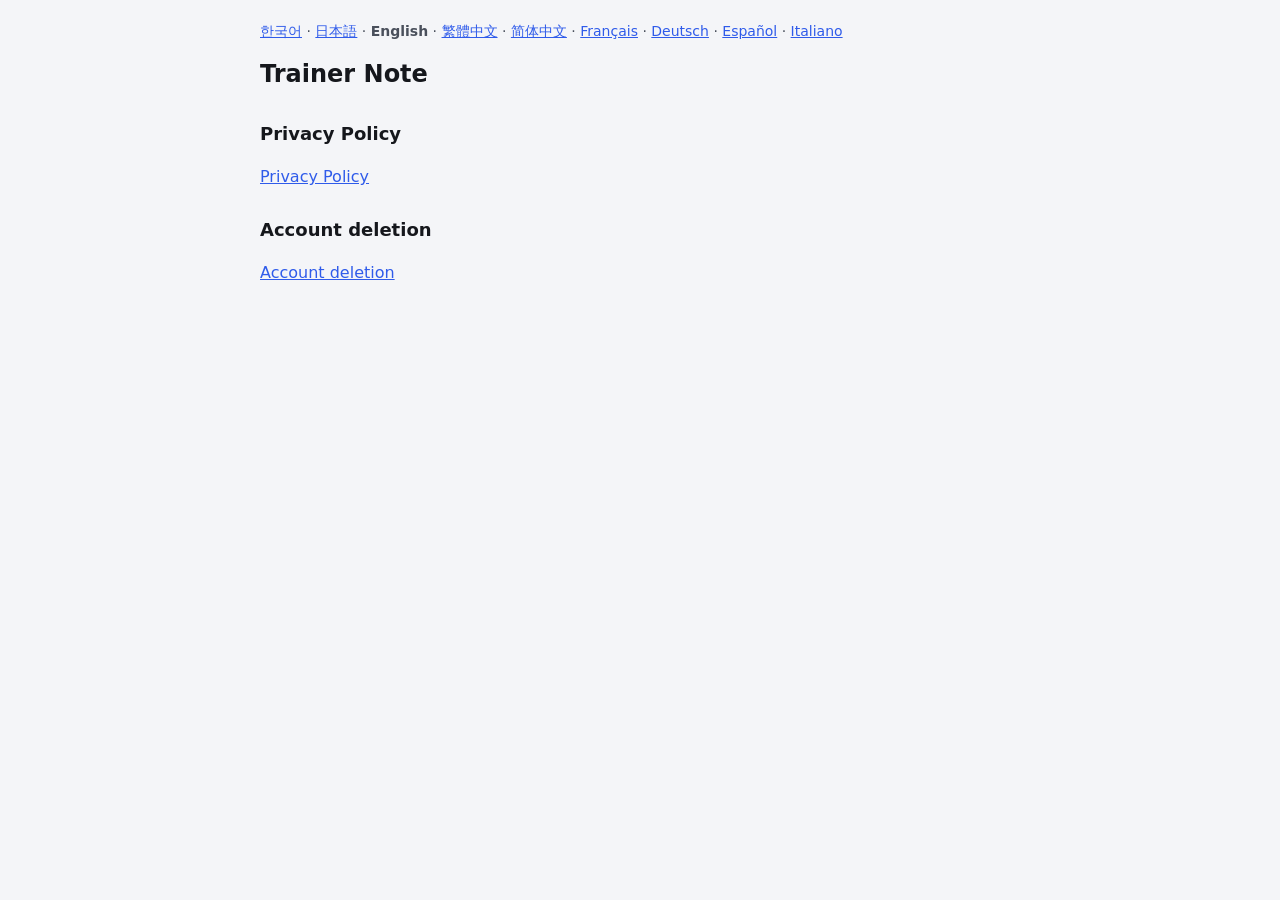
<file: docs/index.html>
<!doctype html><html><head><meta charset="utf-8"><meta name="viewport" content="width=device-width,initial-scale=1"><title>Trainer Note</title><link rel="stylesheet" href="style.css"></head><body><div id="app"></div><script src="site.js"></script><script>render({"ko": {"title": "트레이너 노트", "updated": "", "sections": [["개인정보처리방침", "<a href=\"privacy.html?lang=ko\">개인정보처리방침</a>"], ["계정 삭제 안내", "<a href=\"delete-account.html?lang=ko\">계정 삭제 안내</a>"]]}, "en": {"title": "Trainer Note", "updated": "", "sections": [["Privacy Policy", "<a href=\"privacy.html?lang=en\">Privacy Policy</a>"], ["Account deletion", "<a href=\"delete-account.html?lang=en\">Account deletion</a>"]]}, "ja": {"title": "Trainer Note", "updated": "", "sections": [["プライバシーポリシー", "<a href=\"privacy.html?lang=ja\">プライバシーポリシー</a>"], ["アカウント削除のご案内", "<a href=\"delete-account.html?lang=ja\">アカウント削除のご案内</a>"]]}, "zh-Hant": {"title": "Trainer Note", "updated": "", "sections": [["隱私權政策", "<a href=\"privacy.html?lang=zh-Hant\">隱私權政策</a>"], ["帳號刪除說明", "<a href=\"delete-account.html?lang=zh-Hant\">帳號刪除說明</a>"]]}, "zh-Hans": {"title": "Trainer Note", "updated": "", "sections": [["隐私政策", "<a href=\"privacy.html?lang=zh-Hans\">隐私政策</a>"], ["账号删除说明", "<a href=\"delete-account.html?lang=zh-Hans\">账号删除说明</a>"]]}, "fr": {"title": "Trainer Note", "updated": "", "sections": [["Politique de confidentialité", "<a href=\"privacy.html?lang=fr\">Politique de confidentialité</a>"], ["Suppression du compte", "<a href=\"delete-account.html?lang=fr\">Suppression du compte</a>"]]}, "de": {"title": "Trainer Note", "updated": "", "sections": [["Datenschutzerklärung", "<a href=\"privacy.html?lang=de\">Datenschutzerklärung</a>"], ["Kontolöschung", "<a href=\"delete-account.html?lang=de\">Kontolöschung</a>"]]}, "es": {"title": "Trainer Note", "updated": "", "sections": [["Política de privacidad", "<a href=\"privacy.html?lang=es\">Política de privacidad</a>"], ["Eliminación de cuenta", "<a href=\"delete-account.html?lang=es\">Eliminación de cuenta</a>"]]}, "it": {"title": "Trainer Note", "updated": "", "sections": [["Informativa sulla privacy", "<a href=\"privacy.html?lang=it\">Informativa sulla privacy</a>"], ["Eliminazione dell'account", "<a href=\"delete-account.html?lang=it\">Eliminazione dell'account</a>"]]}});</script></body></html>
</file>
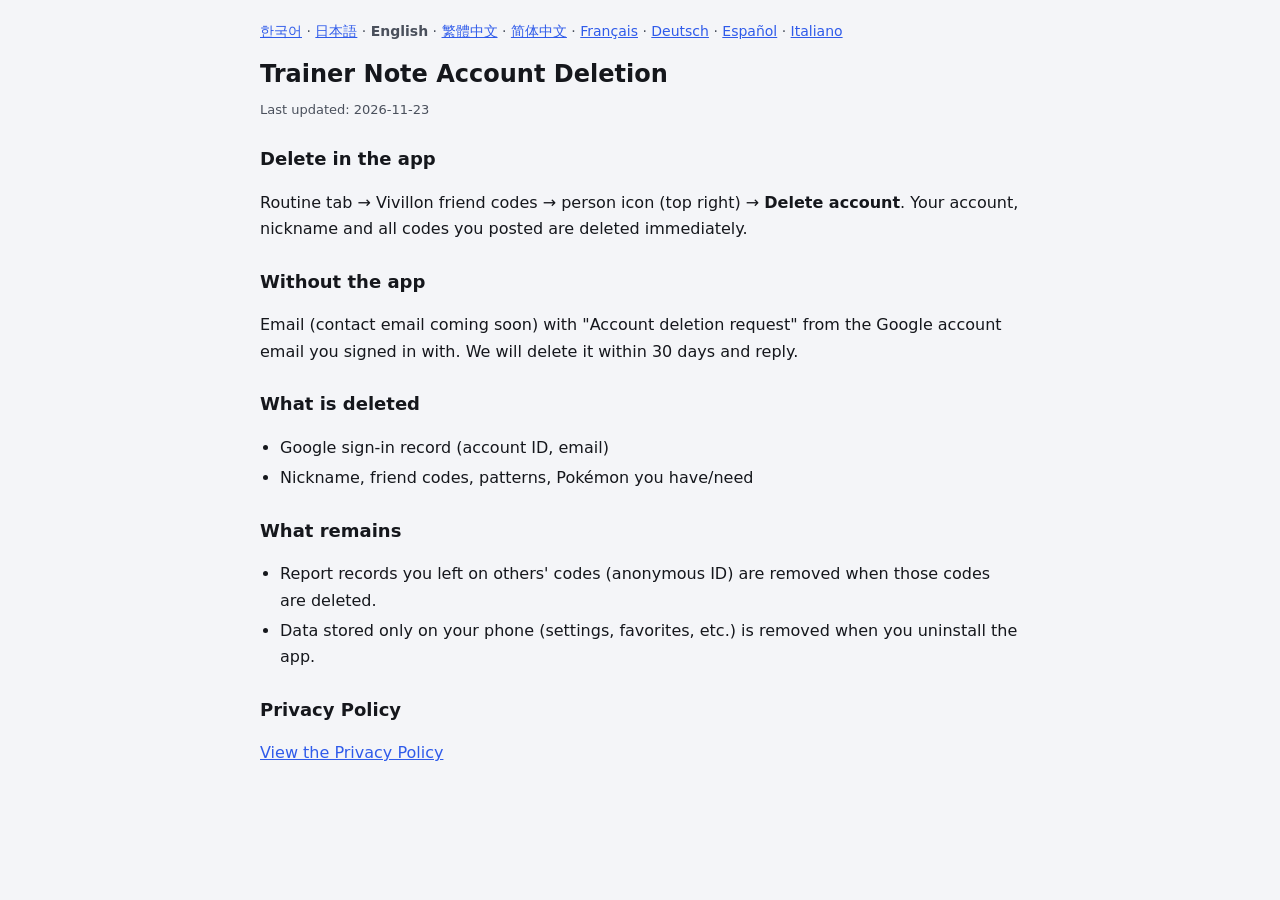
<file: docs/delete-account.html>
<!doctype html><html><head><meta charset="utf-8"><meta name="viewport" content="width=device-width,initial-scale=1"><title>Trainer Note</title><link rel="stylesheet" href="style.css"></head><body><div id="app"></div><script src="site.js"></script><script>render({"ko": {"title": "트레이너 노트 계정 삭제 안내", "updated": "최종 수정: 2026-11-23", "sections": [["앱에서 바로 지우기", "루틴 탭 → 비비용 친추코드 → 오른쪽 위 사람 아이콘 → <b>계정 삭제</b>. 계정과 닉네임, 올린 모든 친구 코드가 즉시 지워집니다."], ["앱이 없을 때", "로그인에 쓴 구글 계정 이메일로 {mail} 에 \"계정 삭제 요청\"이라고 보내 주세요. 30일 안에 지우고 답장드립니다."], ["지워지는 정보", ["구글 로그인 기록(계정 ID·이메일)", "닉네임, 친구 코드, 무늬, 보유·필요 포켓몬"]], ["남는 정보", ["다른 사람 코드에 남긴 신고 기록(익명 ID)은 그 코드가 지워질 때 함께 지워집니다.", "휴대폰에만 저장된 정보(설정·즐겨찾기 등)는 앱을 지우면 지워집니다."]], ["개인정보처리방침", "<a href=\"privacy.html\">개인정보처리방침 보기</a>"]]}, "en": {"title": "Trainer Note Account Deletion", "updated": "Last updated: 2026-11-23", "sections": [["Delete in the app", "Routine tab → Vivillon friend codes → person icon (top right) → <b>Delete account</b>. Your account, nickname and all codes you posted are deleted immediately."], ["Without the app", "Email {mail} with \"Account deletion request\" from the Google account email you signed in with. We will delete it within 30 days and reply."], ["What is deleted", ["Google sign-in record (account ID, email)", "Nickname, friend codes, patterns, Pokémon you have/need"]], ["What remains", ["Report records you left on others' codes (anonymous ID) are removed when those codes are deleted.", "Data stored only on your phone (settings, favorites, etc.) is removed when you uninstall the app."]], ["Privacy Policy", "<a href=\"privacy.html\">View the Privacy Policy</a>"]]}, "ja": {"title": "Trainer Note アカウント削除のご案内", "updated": "最終更新：2026-11-23", "sections": [["アプリで削除", "ルーティンタブ → ビビヨン用フレンドコード → 右上の人のアイコン → <b>アカウント削除</b>。アカウント、ニックネーム、投稿したすべてのコードがすぐに削除されます。"], ["アプリがない場合", "ログインに使ったGoogleアカウントのメールから {mail} へ「アカウント削除依頼」と送ってください。30日以内に削除してご返信します。"], ["削除される情報", ["Googleログイン記録（アカウントID・メール）", "ニックネーム、フレンドコード、模様、持っている・ほしいポケモン"]], ["残る情報", ["他の人のコードに残した通報記録（匿名ID）は、そのコードが削除されると一緒に消えます。", "端末内だけの情報（設定・お気に入りなど）はアプリを削除すると消えます。"]], ["プライバシーポリシー", "<a href=\"privacy.html\">プライバシーポリシーを見る</a>"]]}, "zh-Hant": {"title": "Trainer Note 帳號刪除說明", "updated": "最後更新：2026-11-23", "sections": [["在應用程式中刪除", "例行公事分頁 → 彩粉蝶好友代碼 → 右上角人像圖示 → <b>刪除帳號</b>。帳號、暱稱與你上傳的所有代碼會立即刪除。"], ["沒有應用程式時", "請用登入時使用的 Google 帳號信箱寄信到 {mail}，主旨寫「刪除帳號申請」。我們會在 30 天內刪除並回覆。"], ["會刪除的資訊", ["Google 登入紀錄（帳號 ID、電子郵件）", "暱稱、好友代碼、花紋、擁有/需要的寶可夢"]], ["會留下的資訊", ["你在他人代碼留下的檢舉紀錄（匿名 ID）會在該代碼刪除時一併刪除。", "只存在手機的資料（設定、我的最愛等）會在刪除應用程式時刪除。"]], ["隱私權政策", "<a href=\"privacy.html\">查看隱私權政策</a>"]]}, "zh-Hans": {"title": "Trainer Note 账号删除说明", "updated": "最后更新：2026-11-23", "sections": [["在应用中删除", "例行事项标签 → 彩粉蝶好友代码 → 右上角人像图标 → <b>删除账号</b>。账号、昵称与你上传的所有代码会立即删除。"], ["没有应用时", "请用登录时使用的 Google 账号邮箱发信到 {mail}，主题写“删除账号申请”。我们会在 30 天内删除并回复。"], ["会删除的信息", ["Google 登录记录（账号 ID、电子邮件）", "昵称、好友代码、花纹、拥有/需要的宝可梦"]], ["会保留的信息", ["你在他人代码留下的举报记录（匿名 ID）会在该代码删除时一并删除。", "只存在手机的数据（设置、收藏等）会在卸载应用时删除。"]], ["隐私政策", "<a href=\"privacy.html\">查看隐私政策</a>"]]}, "fr": {"title": "Trainer Note – Suppression du compte", "updated": "Dernière mise à jour : 23/11/2026", "sections": [["Supprimer dans l'application", "Onglet Routine → Codes ami Prismillon → icône de personne (en haut à droite) → <b>Supprimer le compte</b>. Votre compte, votre pseudo et tous vos codes sont supprimés immédiatement."], ["Sans l'application", "Écrivez à {mail} avec l'objet « Demande de suppression de compte » depuis l'adresse Google utilisée pour la connexion. Nous supprimerons tout sous 30 jours et vous répondrons."], ["Ce qui est supprimé", ["Données de connexion Google (identifiant, e-mail)", "Pseudo, codes ami, motifs, Pokémon possédés/recherchés"]], ["Ce qui reste", ["Les signalements laissés sur les codes d'autres personnes (identifiant anonyme) sont supprimés avec ces codes.", "Les données stockées uniquement sur le téléphone (paramètres, favoris…) sont supprimées en désinstallant l'application."]], ["Politique de confidentialité", "<a href=\"privacy.html\">Voir la politique de confidentialité</a>"]]}, "de": {"title": "Trainer Note – Kontolöschung", "updated": "Zuletzt aktualisiert: 23.11.2026", "sections": [["In der App löschen", "Tab Routine → Vivillon-Freundescodes → Personensymbol (oben rechts) → <b>Konto löschen</b>. Konto, Spitzname und alle veröffentlichten Codes werden sofort gelöscht."], ["Ohne die App", "Schreibe von der E-Mail-Adresse deines Google-Kontos an {mail} mit dem Betreff „Antrag auf Kontolöschung“. Wir löschen alles innerhalb von 30 Tagen und antworten dir."], ["Was gelöscht wird", ["Google-Anmeldedaten (Konto-ID, E-Mail)", "Spitzname, Freundescodes, Muster, Pokémon, die du hast/suchst"]], ["Was bleibt", ["Meldungen bei Codes anderer (anonyme ID) werden mit diesen Codes gelöscht.", "Nur auf dem Handy gespeicherte Daten (Einstellungen, Favoriten usw.) werden beim Deinstallieren gelöscht."]], ["Datenschutzerklärung", "<a href=\"privacy.html\">Datenschutzerklärung ansehen</a>"]]}, "es": {"title": "Trainer Note – Eliminación de cuenta", "updated": "Última actualización: 23/11/2026", "sections": [["Eliminar en la app", "Pestaña Rutina → Códigos de amigo de Vivillon → icono de persona (arriba a la derecha) → <b>Eliminar cuenta</b>. Tu cuenta, tu apodo y todos tus códigos se eliminan al instante."], ["Sin la app", "Escribe a {mail} con el asunto «Solicitud de eliminación de cuenta» desde el correo de la cuenta de Google con la que iniciaste sesión. La eliminaremos en un plazo de 30 días y te responderemos."], ["Qué se elimina", ["Registro de inicio de sesión de Google (ID de cuenta, correo)", "Apodo, códigos de amigo, diseños, Pokémon que tienes/buscas"]], ["Qué queda", ["Las denuncias en códigos de otros (ID anónimo) se borran cuando se eliminan esos códigos.", "Los datos guardados solo en el teléfono (ajustes, favoritos, etc.) se borran al desinstalar la app."]], ["Política de privacidad", "<a href=\"privacy.html\">Ver la política de privacidad</a>"]]}, "it": {"title": "Trainer Note – Eliminazione dell'account", "updated": "Ultimo aggiornamento: 23/11/2026", "sections": [["Eliminare nell'app", "Scheda Routine → Codici amico Vivillon → icona persona (in alto a destra) → <b>Elimina account</b>. Account, nickname e tutti i codici pubblicati vengono eliminati subito."], ["Senza l'app", "Scrivi a {mail} con oggetto «Richiesta di eliminazione account» dall'email dell'account Google usato per l'accesso. Lo elimineremo entro 30 giorni e ti risponderemo."], ["Cosa viene eliminato", ["Dati di accesso Google (ID account, email)", "Nickname, codici amico, motivi, Pokémon che hai/cerchi"]], ["Cosa resta", ["Le segnalazioni sui codici di altri (ID anonimo) vengono eliminate insieme a quei codici.", "I dati salvati solo sul telefono (impostazioni, preferiti ecc.) vengono eliminati disinstallando l'app."]], ["Informativa sulla privacy", "<a href=\"privacy.html\">Leggi l'informativa sulla privacy</a>"]]}});</script></body></html>
</file>
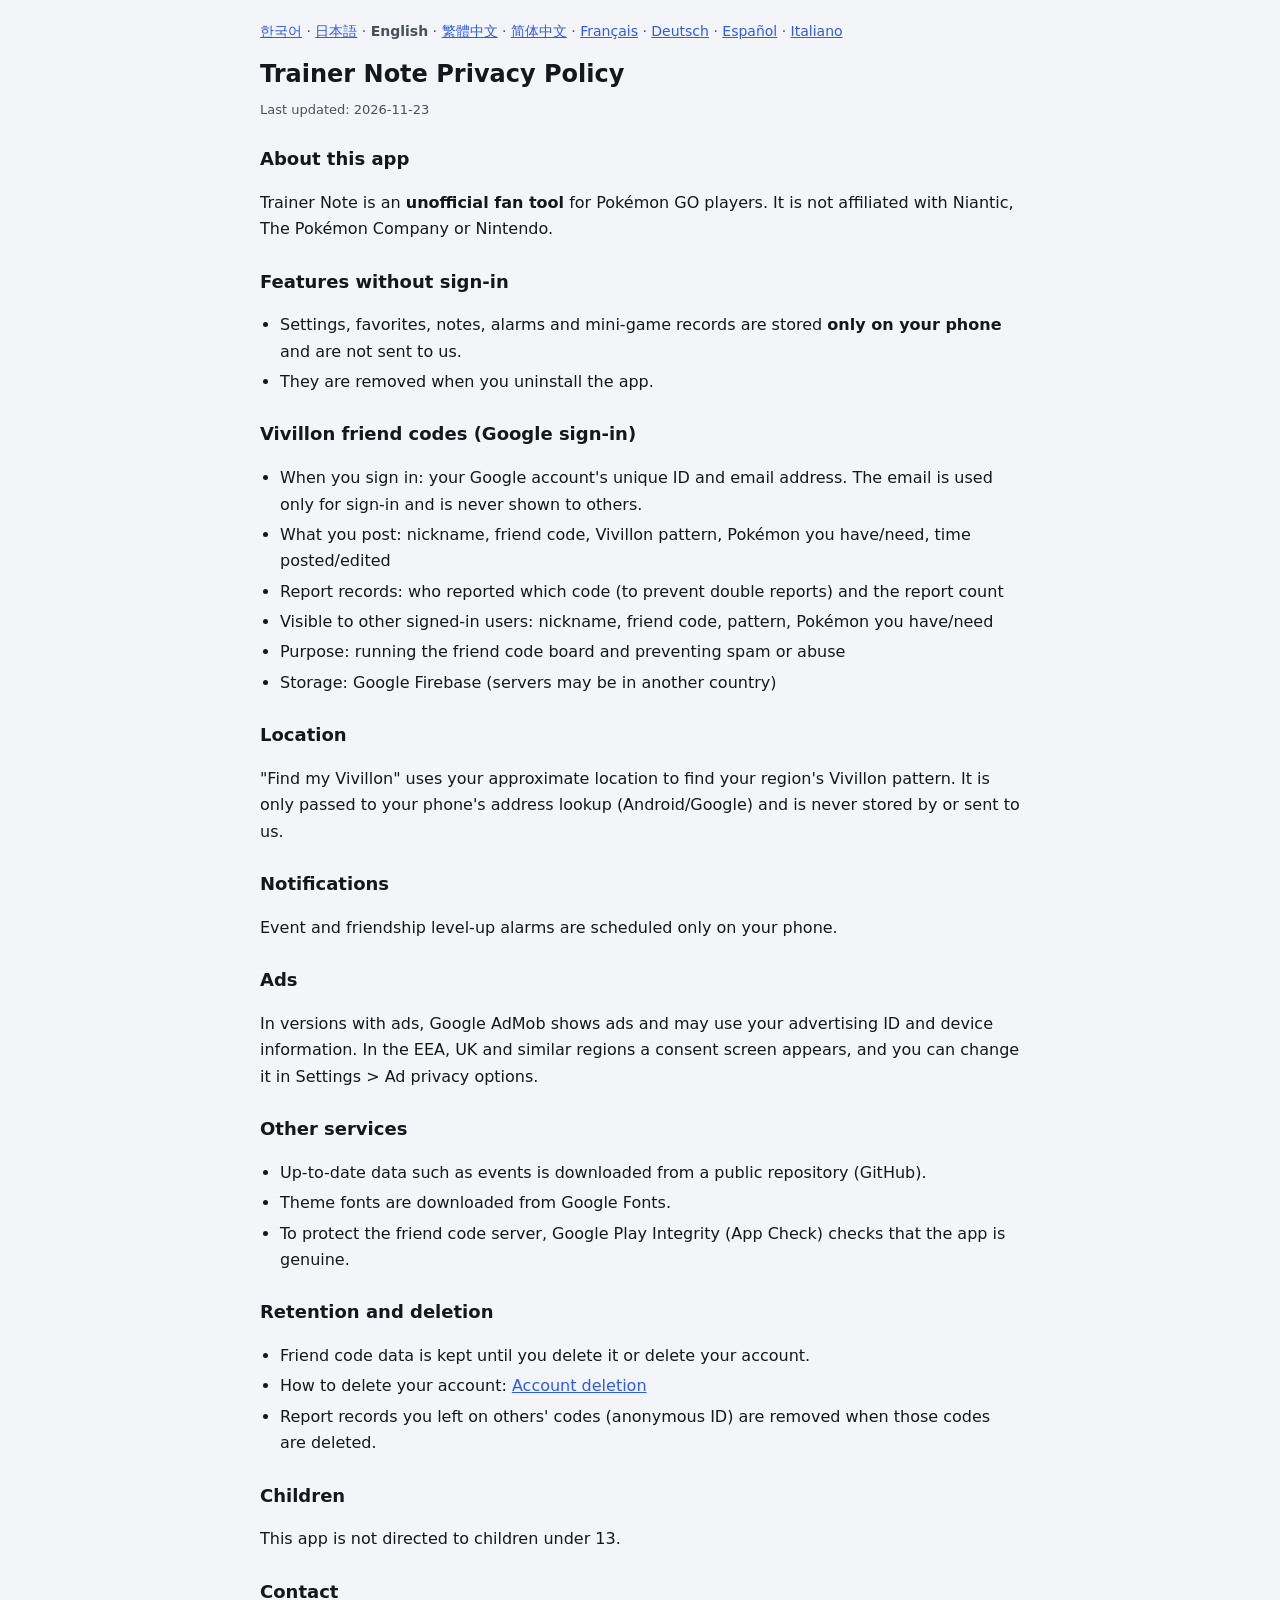
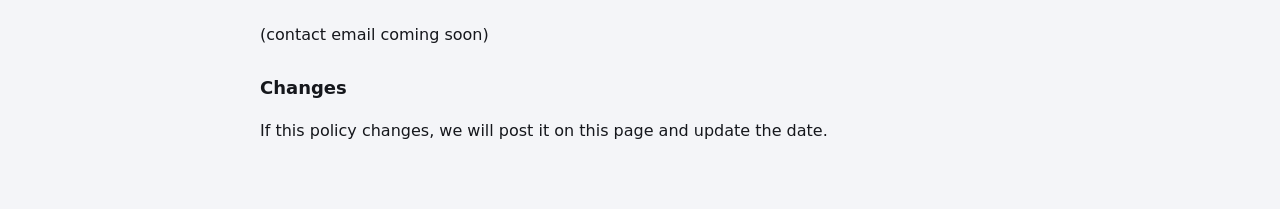
<file: docs/privacy.html>
<!doctype html><html><head><meta charset="utf-8"><meta name="viewport" content="width=device-width,initial-scale=1"><title>Trainer Note</title><link rel="stylesheet" href="style.css"></head><body><div id="app"></div><script src="site.js"></script><script>render({"ko": {"title": "트레이너 노트 개인정보처리방침", "updated": "최종 수정: 2026-11-23", "sections": [["이 앱에 대해", "트레이너 노트는 포켓몬 GO 플레이어를 위한 <b>비공식 팬 도구</b>입니다. Niantic, The Pokémon Company, Nintendo와 관련이 없습니다."], ["로그인 없이 쓰는 기능", ["설정, 즐겨찾기, 메모, 알람, 미니게임 기록 등은 <b>내 휴대폰에만</b> 저장되고 우리에게 보내지지 않습니다.", "앱을 지우면 함께 지워집니다."]], ["비비용 친구 코드 (구글 로그인)", ["로그인할 때: 구글 계정의 고유 ID와 이메일 주소. 이메일은 로그인에만 쓰고 다른 사람에게 보이지 않습니다.", "직접 올리는 정보: 닉네임, 친구 코드, 비비용 무늬, 보유·필요 포켓몬, 올린·고친 시각", "신고 기록: 누가 어떤 코드를 신고했는지(같은 코드를 두 번 신고하지 못하게), 신고 수", "다른 로그인 사용자에게 보이는 것: 닉네임, 친구 코드, 무늬, 보유·필요 포켓몬", "목적: 친구 코드 게시판 운영과 도배·악용 방지", "저장 위치: Google Firebase (서버가 다른 나라에 있을 수 있습니다)"]], ["위치", "\"나의 비비용 알기\"를 누르면 대략적인 위치로 내 지역의 비비용 무늬를 찾습니다. 위치는 휴대폰의 주소 찾기 기능(안드로이드·구글)에만 쓰이고, 우리에게 저장되거나 보내지지 않습니다."], ["알림", "고른 일정 알람과 우정 레벨업 알람은 휴대폰 안에서만 예약됩니다."], ["광고", "광고가 켜진 버전에서는 Google AdMob이 광고를 보여 주며, 광고 ID와 기기 정보를 쓸 수 있습니다. 유럽·영국 등에서는 동의 화면이 나오고, 설정의 \"광고 개인정보 옵션\"에서 바꿀 수 있습니다."], ["그 밖의 외부 서비스", ["일정 등 최신 데이터는 공개 저장소(GitHub)에서 받습니다.", "테마 글꼴은 Google Fonts에서 받습니다.", "친구 코드 서버 보호를 위해 Google Play Integrity(App Check)로 정품 앱인지 확인합니다."]], ["보관과 삭제", ["친구 코드 정보는 직접 지우거나 계정을 삭제할 때까지 보관합니다.", "계정 삭제 방법: <a href=\"delete-account.html\">계정 삭제 안내</a>", "다른 사람 코드에 남긴 신고 기록(익명 ID)은 그 코드가 지워질 때 함께 지워집니다."]], ["어린이", "이 앱은 만 13세 미만 어린이를 대상으로 하지 않습니다."], ["문의", "{mail}"], ["변경", "방침이 바뀌면 이 페이지에 알리고 날짜를 고칩니다."]]}, "en": {"title": "Trainer Note Privacy Policy", "updated": "Last updated: 2026-11-23", "sections": [["About this app", "Trainer Note is an <b>unofficial fan tool</b> for Pokémon GO players. It is not affiliated with Niantic, The Pokémon Company or Nintendo."], ["Features without sign-in", ["Settings, favorites, notes, alarms and mini-game records are stored <b>only on your phone</b> and are not sent to us.", "They are removed when you uninstall the app."]], ["Vivillon friend codes (Google sign-in)", ["When you sign in: your Google account's unique ID and email address. The email is used only for sign-in and is never shown to others.", "What you post: nickname, friend code, Vivillon pattern, Pokémon you have/need, time posted/edited", "Report records: who reported which code (to prevent double reports) and the report count", "Visible to other signed-in users: nickname, friend code, pattern, Pokémon you have/need", "Purpose: running the friend code board and preventing spam or abuse", "Storage: Google Firebase (servers may be in another country)"]], ["Location", "\"Find my Vivillon\" uses your approximate location to find your region's Vivillon pattern. It is only passed to your phone's address lookup (Android/Google) and is never stored by or sent to us."], ["Notifications", "Event and friendship level-up alarms are scheduled only on your phone."], ["Ads", "In versions with ads, Google AdMob shows ads and may use your advertising ID and device information. In the EEA, UK and similar regions a consent screen appears, and you can change it in Settings > Ad privacy options."], ["Other services", ["Up-to-date data such as events is downloaded from a public repository (GitHub).", "Theme fonts are downloaded from Google Fonts.", "To protect the friend code server, Google Play Integrity (App Check) checks that the app is genuine."]], ["Retention and deletion", ["Friend code data is kept until you delete it or delete your account.", "How to delete your account: <a href=\"delete-account.html\">Account deletion</a>", "Report records you left on others' codes (anonymous ID) are removed when those codes are deleted."]], ["Children", "This app is not directed to children under 13."], ["Contact", "{mail}"], ["Changes", "If this policy changes, we will post it on this page and update the date."]]}, "ja": {"title": "Trainer Note プライバシーポリシー", "updated": "最終更新：2026-11-23", "sections": [["このアプリについて", "Trainer NoteはポケモンGOプレイヤーのための<b>非公式ファンツール</b>です。Niantic、株式会社ポケモン、任天堂とは関係ありません。"], ["ログインなしで使える機能", ["設定・お気に入り・メモ・アラーム・ミニゲームの記録などは<b>端末内だけ</b>に保存され、私たちには送られません。", "アプリを削除すると一緒に消えます。"]], ["ビビヨンのフレンドコード（Googleログイン）", ["ログイン時：GoogleアカウントのIDとメールアドレス。メールはログインにのみ使い、他の人には表示されません。", "投稿する情報：ニックネーム、フレンドコード、ビビヨンの模様、持っている・ほしいポケモン、投稿・編集時刻", "通報記録：誰がどのコードを通報したか（二重通報防止）と通報数", "他のログインユーザーに表示：ニックネーム、フレンドコード、模様、持っている・ほしいポケモン", "目的：フレンドコード掲示板の運営と荒らし・悪用の防止", "保存先：Google Firebase（サーバーが他国にある場合があります）"]], ["位置情報", "「自分のビビヨンを調べる」は、おおよその位置から地域のビビヨンの模様を探します。位置は端末の住所検索機能（Android・Google）にだけ使われ、私たちが保存・受信することはありません。"], ["通知", "選んだイベントや仲良し度アップのアラームは端末内だけで予約されます。"], ["広告", "広告のあるバージョンではGoogle AdMobが広告を表示し、広告IDや端末情報を使う場合があります。EEA・英国などでは同意画面が表示され、設定の「広告のプライバシーオプション」で変更できます。"], ["その他の外部サービス", ["イベントなど最新データは公開リポジトリ（GitHub）から取得します。", "テーマのフォントはGoogle Fontsから取得します。", "フレンドコードのサーバー保護のため、Google Play Integrity（App Check）で正規アプリか確認します。"]], ["保存と削除", ["フレンドコードの情報は、自分で削除するかアカウントを削除するまで保存します。", "アカウント削除の方法：<a href=\"delete-account.html\">アカウント削除のご案内</a>", "他の人のコードに残した通報記録（匿名ID）は、そのコードが削除されると一緒に消えます。"]], ["子ども", "このアプリは13歳未満の子どもを対象としていません。"], ["お問い合わせ", "{mail}"], ["変更", "ポリシーが変わる場合はこのページでお知らせし、日付を更新します。"]]}, "zh-Hant": {"title": "Trainer Note 隱私權政策", "updated": "最後更新：2026-11-23", "sections": [["關於本應用程式", "Trainer Note 是為 Pokémon GO 玩家製作的<b>非官方粉絲工具</b>，與 Niantic、The Pokémon Company、Nintendo 無關。"], ["不需登入的功能", ["設定、我的最愛、備註、鬧鐘、小遊戲紀錄等<b>只儲存在你的手機</b>，不會傳送給我們。", "刪除應用程式時會一併刪除。"]], ["彩粉蝶好友代碼（Google 登入）", ["登入時：Google 帳號的唯一 ID 與電子郵件。電子郵件只用於登入，不會顯示給他人。", "你上傳的資訊：暱稱、好友代碼、彩粉蝶花紋、擁有/需要的寶可夢、上傳與修改時間", "檢舉紀錄：誰檢舉了哪個代碼（防止重複檢舉）與檢舉次數", "其他已登入使用者可看到：暱稱、好友代碼、花紋、擁有/需要的寶可夢", "目的：經營好友代碼佈告欄並防止灌水或濫用", "儲存位置：Google Firebase（伺服器可能位於其他國家）"]], ["位置", "「查看我的彩粉蝶」會以大致位置找出你所在地區的彩粉蝶花紋。位置只交給手機的地址查詢功能（Android/Google），不會由我們儲存或接收。"], ["通知", "你選擇的活動鬧鐘與友誼等級提升鬧鐘只在手機內設定。"], ["廣告", "有廣告的版本由 Google AdMob 顯示廣告，可能使用廣告 ID 與裝置資訊。在歐洲經濟區、英國等地區會顯示同意畫面，可在設定的「廣告隱私權選項」中變更。"], ["其他外部服務", ["活動等最新資料從公開儲存庫（GitHub）下載。", "主題字型從 Google Fonts 下載。", "為保護好友代碼伺服器，會以 Google Play Integrity（App Check）確認是正版應用程式。"]], ["保存與刪除", ["好友代碼資料會保存到你自行刪除或刪除帳號為止。", "刪除帳號的方法：<a href=\"delete-account.html\">帳號刪除說明</a>", "你在他人代碼留下的檢舉紀錄（匿名 ID）會在該代碼刪除時一併刪除。"]], ["兒童", "本應用程式不以未滿 13 歲的兒童為對象。"], ["聯絡我們", "{mail}"], ["變更", "政策變更時會在此頁面公告並更新日期。"]]}, "zh-Hans": {"title": "Trainer Note 隐私政策", "updated": "最后更新：2026-11-23", "sections": [["关于本应用", "Trainer Note 是为 Pokémon GO 玩家制作的<b>非官方粉丝工具</b>，与 Niantic、The Pokémon Company、Nintendo 无关。"], ["无需登录的功能", ["设置、收藏、备注、闹钟、小游戏记录等<b>只保存在你的手机</b>，不会发送给我们。", "卸载应用时会一并删除。"]], ["彩粉蝶好友代码（Google 登录）", ["登录时：Google 账号的唯一 ID 与电子邮件。电子邮件只用于登录，不会显示给他人。", "你上传的信息：昵称、好友代码、彩粉蝶花纹、拥有/需要的宝可梦、上传与修改时间", "举报记录：谁举报了哪个代码（防止重复举报）与举报次数", "其他已登录用户可看到：昵称、好友代码、花纹、拥有/需要的宝可梦", "目的：运营好友代码公告栏并防止刷屏或滥用", "存储位置：Google Firebase（服务器可能位于其他国家）"]], ["位置", "“查看我的彩粉蝶”会用大致位置找出你所在地区的彩粉蝶花纹。位置只交给手机的地址查询功能（Android/Google），不会由我们保存或接收。"], ["通知", "你选择的活动闹钟与友谊等级提升闹钟只在手机内设置。"], ["广告", "有广告的版本由 Google AdMob 显示广告，可能使用广告 ID 与设备信息。在欧洲经济区、英国等地区会显示同意界面，可在设置的“广告隐私选项”中更改。"], ["其他外部服务", ["活动等最新数据从公开仓库（GitHub）下载。", "主题字体从 Google Fonts 下载。", "为保护好友代码服务器，会用 Google Play Integrity（App Check）确认是正版应用。"]], ["保存与删除", ["好友代码数据会保存到你自行删除或删除账号为止。", "删除账号的方法：<a href=\"delete-account.html\">账号删除说明</a>", "你在他人代码留下的举报记录（匿名 ID）会在该代码删除时一并删除。"]], ["儿童", "本应用不以未满 13 岁的儿童为对象。"], ["联系我们", "{mail}"], ["变更", "政策变更时会在此页面公告并更新日期。"]]}, "fr": {"title": "Trainer Note – Politique de confidentialité", "updated": "Dernière mise à jour : 23/11/2026", "sections": [["À propos", "Trainer Note est un <b>outil de fan non officiel</b> pour les joueurs de Pokémon GO. Il n'est pas affilié à Niantic, The Pokémon Company ni Nintendo."], ["Fonctions sans connexion", ["Paramètres, favoris, notes, alarmes et scores du mini-jeu sont enregistrés <b>uniquement sur votre téléphone</b> et ne nous sont pas envoyés.", "Ils sont supprimés en désinstallant l'application."]], ["Codes ami Prismillon (connexion Google)", ["À la connexion : l'identifiant unique et l'adresse e-mail de votre compte Google. L'e-mail sert uniquement à la connexion et n'est jamais montré aux autres.", "Ce que vous publiez : pseudo, code ami, motif de Prismillon, Pokémon possédés/recherchés, date de publication/modification", "Signalements : qui a signalé quel code (pour éviter les doublons) et leur nombre", "Visible par les autres utilisateurs connectés : pseudo, code ami, motif, Pokémon possédés/recherchés", "Objectif : gérer le tableau des codes ami et empêcher le spam ou les abus", "Stockage : Google Firebase (les serveurs peuvent se trouver dans un autre pays)"]], ["Localisation", "« Trouver mon Prismillon » utilise votre position approximative pour trouver le motif de votre région. Elle est uniquement transmise à la recherche d'adresse du téléphone (Android/Google) et n'est jamais enregistrée ni reçue par nous."], ["Notifications", "Les alarmes d'évènements et de niveau d'amitié sont programmées uniquement sur votre téléphone."], ["Publicités", "Dans les versions avec publicités, Google AdMob affiche des annonces et peut utiliser votre identifiant publicitaire et des informations sur l'appareil. Dans l'EEE, au Royaume-Uni, etc., un écran de consentement s'affiche ; vous pouvez le modifier dans Paramètres > Options de confidentialité des annonces."], ["Autres services", ["Les données à jour (évènements, etc.) sont téléchargées depuis un dépôt public (GitHub).", "Les polices des thèmes sont téléchargées depuis Google Fonts.", "Pour protéger le serveur des codes ami, Google Play Integrity (App Check) vérifie que l'application est authentique."]], ["Conservation et suppression", ["Les données des codes ami sont conservées jusqu'à ce que vous les supprimiez ou supprimiez votre compte.", "Supprimer votre compte : <a href=\"delete-account.html\">Suppression du compte</a>", "Les signalements laissés sur les codes d'autres personnes (identifiant anonyme) sont supprimés avec ces codes."]], ["Enfants", "Cette application ne s'adresse pas aux enfants de moins de 13 ans."], ["Contact", "{mail}"], ["Modifications", "En cas de modification, nous la publierons sur cette page et mettrons la date à jour."]]}, "de": {"title": "Trainer Note – Datenschutzerklärung", "updated": "Zuletzt aktualisiert: 23.11.2026", "sections": [["Über diese App", "Trainer Note ist ein <b>inoffizielles Fan-Tool</b> für Pokémon-GO-Spieler und steht in keiner Verbindung zu Niantic, The Pokémon Company oder Nintendo."], ["Funktionen ohne Anmeldung", ["Einstellungen, Favoriten, Notizen, Wecker und Minispiel-Daten werden <b>nur auf deinem Handy</b> gespeichert und nicht an uns gesendet.", "Sie werden beim Deinstallieren der App gelöscht."]], ["Vivillon-Freundescodes (Google-Anmeldung)", ["Bei der Anmeldung: die eindeutige ID und E-Mail-Adresse deines Google-Kontos. Die E-Mail dient nur der Anmeldung und ist für andere nie sichtbar.", "Was du veröffentlichst: Spitzname, Freundescode, Vivillon-Muster, Pokémon, die du hast/suchst, Zeitpunkt der Veröffentlichung/Bearbeitung", "Meldungen: wer welchen Code gemeldet hat (gegen Doppelmeldungen) und die Anzahl", "Für andere angemeldete Nutzer sichtbar: Spitzname, Freundescode, Muster, Pokémon, die du hast/suchst", "Zweck: Betrieb der Freundescode-Pinnwand und Schutz vor Spam und Missbrauch", "Speicherort: Google Firebase (Server können in anderen Ländern stehen)"]], ["Standort", "„Mein Vivillon finden“ nutzt deinen ungefähren Standort, um das Vivillon-Muster deiner Region zu ermitteln. Er wird nur an die Adresssuche deines Handys (Android/Google) übergeben und von uns weder gespeichert noch empfangen."], ["Benachrichtigungen", "Event- und Freundschaftslevel-Wecker werden nur auf deinem Handy geplant."], ["Werbung", "In Versionen mit Werbung zeigt Google AdMob Anzeigen und kann deine Werbe-ID und Geräteinformationen nutzen. Im EWR, im Vereinigten Königreich usw. erscheint ein Einwilligungsdialog; du kannst ihn unter Einstellungen > Datenschutzoptionen für Werbung ändern."], ["Weitere Dienste", ["Aktuelle Daten wie Events werden aus einem öffentlichen Repository (GitHub) geladen.", "Design-Schriftarten werden von Google Fonts geladen.", "Zum Schutz des Freundescode-Servers prüft Google Play Integrity (App Check), ob die App echt ist."]], ["Speicherdauer und Löschung", ["Freundescode-Daten werden gespeichert, bis du sie oder dein Konto löschst.", "Konto löschen: <a href=\"delete-account.html\">Kontolöschung</a>", "Meldungen, die du bei Codes anderer hinterlassen hast (anonyme ID), werden mit diesen Codes gelöscht."]], ["Kinder", "Diese App richtet sich nicht an Kinder unter 13 Jahren."], ["Kontakt", "{mail}"], ["Änderungen", "Änderungen veröffentlichen wir auf dieser Seite und aktualisieren das Datum."]]}, "es": {"title": "Trainer Note – Política de privacidad", "updated": "Última actualización: 23/11/2026", "sections": [["Sobre esta app", "Trainer Note es una <b>herramienta no oficial hecha por fans</b> para jugadores de Pokémon GO. No está afiliada a Niantic, The Pokémon Company ni Nintendo."], ["Funciones sin iniciar sesión", ["Ajustes, favoritos, notas, alarmas y récords del minijuego se guardan <b>solo en tu teléfono</b> y no se nos envían.", "Se borran al desinstalar la app."]], ["Códigos de amigo de Vivillon (inicio con Google)", ["Al iniciar sesión: el ID único y el correo de tu cuenta de Google. El correo solo se usa para iniciar sesión y nunca se muestra a otros.", "Lo que publicas: apodo, código de amigo, diseño de Vivillon, Pokémon que tienes/buscas, fecha de publicación/edición", "Denuncias: quién denunció qué código (para evitar duplicados) y el número de denuncias", "Visible para otros usuarios con sesión iniciada: apodo, código de amigo, diseño, Pokémon que tienes/buscas", "Finalidad: gestionar el tablón de códigos de amigo y evitar spam o abusos", "Almacenamiento: Google Firebase (los servidores pueden estar en otro país)"]], ["Ubicación", "«Descubrir mi Vivillon» usa tu ubicación aproximada para encontrar el diseño de tu región. Solo se pasa a la búsqueda de direcciones del teléfono (Android/Google) y nunca la guardamos ni la recibimos."], ["Notificaciones", "Las alarmas de eventos y de nivel de amistad se programan solo en tu teléfono."], ["Anuncios", "En las versiones con anuncios, Google AdMob muestra anuncios y puede usar tu ID de publicidad e información del dispositivo. En el EEE, Reino Unido, etc. aparece una pantalla de consentimiento, que puedes cambiar en Ajustes > Opciones de privacidad de anuncios."], ["Otros servicios", ["Los datos actualizados, como los eventos, se descargan de un repositorio público (GitHub).", "Las fuentes de los temas se descargan de Google Fonts.", "Para proteger el servidor de códigos, Google Play Integrity (App Check) comprueba que la app es auténtica."]], ["Conservación y eliminación", ["Los datos de códigos de amigo se guardan hasta que los borres o elimines tu cuenta.", "Cómo eliminar tu cuenta: <a href=\"delete-account.html\">Eliminación de cuenta</a>", "Las denuncias que dejaste en códigos de otros (ID anónimo) se borran cuando se eliminan esos códigos."]], ["Menores", "Esta app no está dirigida a menores de 13 años."], ["Contacto", "{mail}"], ["Cambios", "Si la política cambia, lo publicaremos en esta página y actualizaremos la fecha."]]}, "it": {"title": "Trainer Note – Informativa sulla privacy", "updated": "Ultimo aggiornamento: 23/11/2026", "sections": [["Informazioni sull'app", "Trainer Note è uno <b>strumento non ufficiale creato da fan</b> per i giocatori di Pokémon GO. Non è affiliato a Niantic, The Pokémon Company o Nintendo."], ["Funzioni senza accesso", ["Impostazioni, preferiti, note, sveglie e record del minigioco sono salvati <b>solo sul tuo telefono</b> e non ci vengono inviati.", "Vengono eliminati disinstallando l'app."]], ["Codici amico Vivillon (accesso con Google)", ["All'accesso: l'ID univoco e l'indirizzo email del tuo account Google. L'email serve solo per l'accesso e non viene mai mostrata ad altri.", "Ciò che pubblichi: nickname, codice amico, motivo di Vivillon, Pokémon che hai/cerchi, data di pubblicazione/modifica", "Segnalazioni: chi ha segnalato quale codice (per evitare doppioni) e il numero di segnalazioni", "Visibile agli altri utenti connessi: nickname, codice amico, motivo, Pokémon che hai/cerchi", "Scopo: gestire la bacheca dei codici amico e prevenire spam o abusi", "Archiviazione: Google Firebase (i server possono trovarsi in un altro paese)"]], ["Posizione", "«Scopri il mio Vivillon» usa la tua posizione approssimativa per trovare il motivo della tua regione. Viene passata solo alla ricerca indirizzi del telefono (Android/Google) e non viene mai salvata né ricevuta da noi."], ["Notifiche", "Le sveglie per eventi e livello di amicizia sono programmate solo sul tuo telefono."], ["Pubblicità", "Nelle versioni con pubblicità, Google AdMob mostra annunci e può usare l'ID pubblicitario e le informazioni del dispositivo. Nel SEE, nel Regno Unito ecc. compare una schermata di consenso, modificabile in Impostazioni > Opzioni privacy annunci."], ["Altri servizi", ["I dati aggiornati, come gli eventi, vengono scaricati da un repository pubblico (GitHub).", "I caratteri dei temi vengono scaricati da Google Fonts.", "Per proteggere il server dei codici, Google Play Integrity (App Check) verifica che l'app sia autentica."]], ["Conservazione ed eliminazione", ["I dati dei codici amico vengono conservati finché non li elimini o elimini l'account.", "Come eliminare l'account: <a href=\"delete-account.html\">Eliminazione dell'account</a>", "Le segnalazioni lasciate sui codici di altri (ID anonimo) vengono eliminate insieme a quei codici."]], ["Minori", "Questa app non è destinata ai minori di 13 anni."], ["Contatti", "{mail}"], ["Modifiche", "Eventuali modifiche saranno pubblicate su questa pagina con la data aggiornata."]]}});</script></body></html>
</file>
<file: docs/style.css>
:root{--bg:#f4f5f8;--card:#fff;--text:#15171c;--sub:#4a505c;--accent:#2f5bea;--line:#e4e6eb}
@media (prefers-color-scheme:dark){:root{--bg:#0f1424;--card:#18213a;--text:#f3f6ff;--sub:#b8c3e3;--accent:#52e5ff;--line:#33426a}}
body{margin:0;background:var(--bg);color:var(--text);font:16px/1.65 system-ui,-apple-system,"Noto Sans KR",sans-serif}
#app{max-width:760px;margin:0 auto;padding:20px 16px 48px}
.langs{font-size:14px;color:var(--sub);margin-bottom:12px}
a{color:var(--accent)}h1{font-size:24px;margin:8px 0 4px}h2{font-size:18px;margin:24px 0 6px}
.upd{color:var(--sub);font-size:13px;margin:0 0 12px}ul{padding-left:20px}li{margin:4px 0}
</file>
